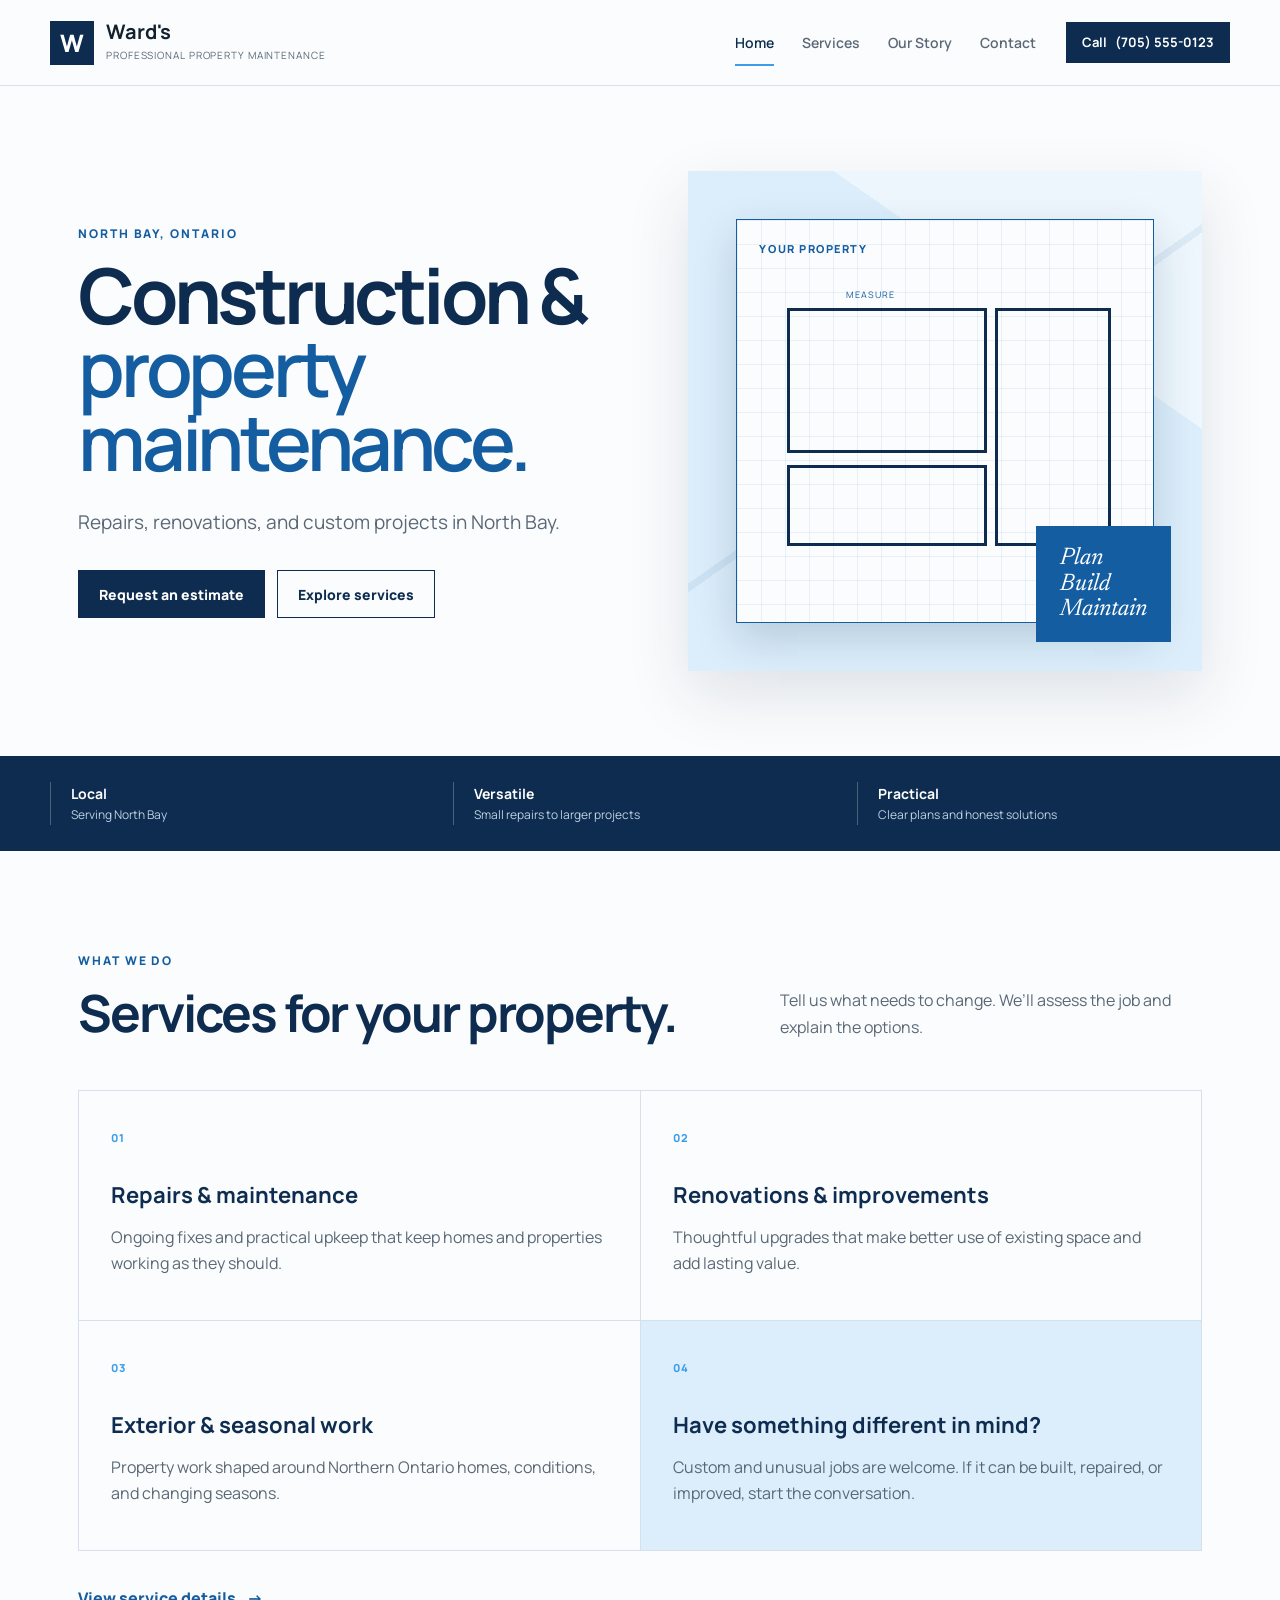
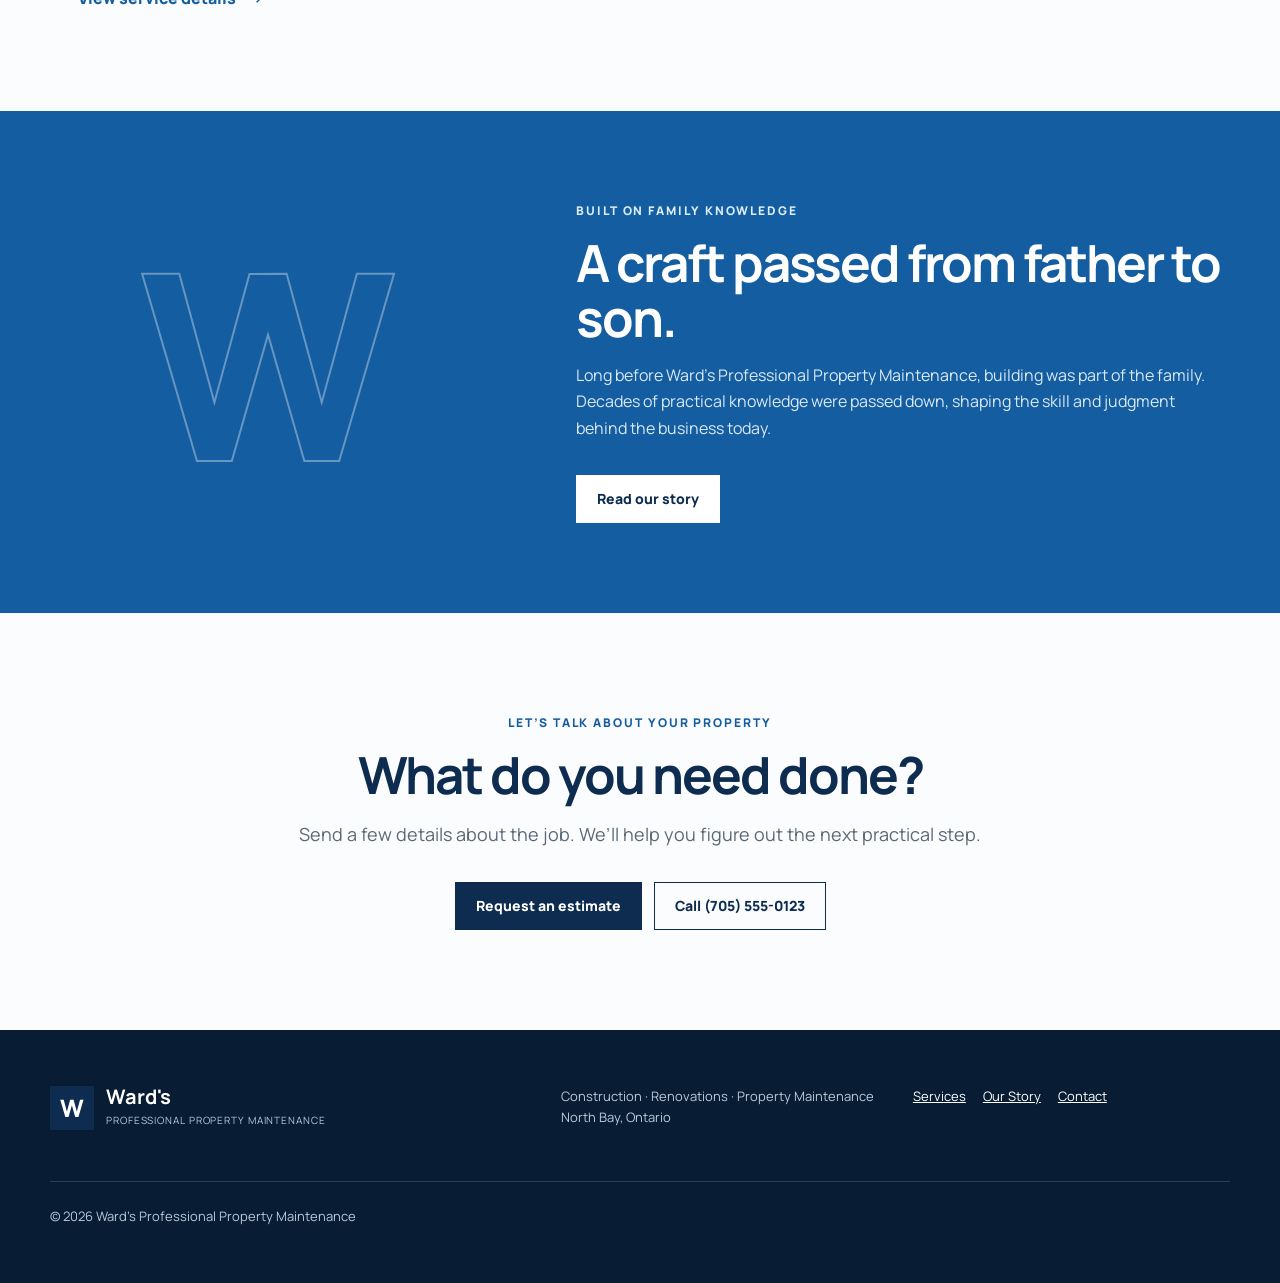
<file: index.html>
<!doctype html>
<html lang="en">
<head>
  <meta charset="utf-8">
  <meta name="viewport" content="width=device-width, initial-scale=1">
  <meta name="description" content="Ward's Professional Property Maintenance provides construction, renovation, and property maintenance services in North Bay, Ontario.">
  <meta name="theme-color" content="#123c68">
  <title>Ward's Professional Property Maintenance | North Bay</title>
  <link rel="icon" href="assets/favicon.svg" type="image/svg+xml">
  <link rel="stylesheet" href="assets/styles.css">
  <script defer src="assets/site.js"></script>
</head>
<body>
  <header class="site-header">
    <a class="brand" href="index.html" aria-label="Ward's Professional Property Maintenance home">
      <span class="brand-mark" aria-hidden="true">W</span>
      <span><strong>Ward's</strong><small>Professional Property Maintenance</small></span>
    </a>
    <button class="menu-button" type="button" aria-expanded="false" aria-controls="primary-nav">Menu</button>
    <nav id="primary-nav" class="primary-nav" aria-label="Primary navigation">
      <a class="active" href="index.html">Home</a>
      <a href="services.html">Services</a>
      <a href="about.html">Our Story</a>
      <a href="contact.html">Contact</a>
    </nav>
    <a class="header-call" href="tel:+17055550123">Call <span>(705) 555-0123</span></a>
  </header>

  <main>
    <section class="hero">
      <div class="hero-copy">
        <p class="eyebrow">North Bay, Ontario</p>
        <h1>Construction &amp;<br><em>property maintenance.</em></h1>
        <p class="lede">Repairs, renovations, and custom projects in North Bay.</p>
        <div class="hero-actions">
          <a class="button button-primary" href="contact.html">Request an estimate</a>
          <a class="button button-secondary" href="services.html">Explore services</a>
        </div>
      </div>
      <div class="hero-visual" aria-label="Architectural plan motif">
        <div class="plan-card">
          <span class="plan-label">Your property</span>
          <div class="plan-room room-a"></div>
          <div class="plan-room room-b"></div>
          <div class="plan-room room-c"></div>
          <div class="measure measure-one">measure</div>
          <div class="measure measure-two">improve</div>
          <div class="plan-stamp">Plan<br>Build<br>Maintain</div>
        </div>
      </div>
    </section>

    <section class="trust-strip" aria-label="Service highlights">
      <p><strong>Local</strong><span>Serving North Bay</span></p>
      <p><strong>Versatile</strong><span>Small repairs to larger projects</span></p>
      <p><strong>Practical</strong><span>Clear plans and honest solutions</span></p>
    </section>

    <section class="section service-preview">
      <div class="section-heading">
        <div><p class="eyebrow">What we do</p><h2>Services for your property.</h2></div>
        <p>Tell us what needs to change. We’ll assess the job and explain the options.</p>
      </div>
      <div class="service-grid">
        <article><span>01</span><h3>Repairs & maintenance</h3><p>Ongoing fixes and practical upkeep that keep homes and properties working as they should.</p></article>
        <article><span>02</span><h3>Renovations & improvements</h3><p>Thoughtful upgrades that make better use of existing space and add lasting value.</p></article>
        <article><span>03</span><h3>Exterior & seasonal work</h3><p>Property work shaped around Northern Ontario homes, conditions, and changing seasons.</p></article>
        <article class="accent-card"><span>04</span><h3>Have something different in mind?</h3><p>Custom and unusual jobs are welcome. If it can be built, repaired, or improved, start the conversation.</p></article>
      </div>
      <a class="text-link" href="services.html">View service details <span aria-hidden="true">→</span></a>
    </section>

    <section class="story-band">
      <div class="story-number">W</div>
      <div>
        <p class="eyebrow">Built on family knowledge</p>
        <h2>A craft passed from father to son.</h2>
        <p>Long before Ward's Professional Property Maintenance, building was part of the family. Decades of practical knowledge were passed down, shaping the skill and judgment behind the business today.</p>
        <a class="button button-light" href="about.html">Read our story</a>
      </div>
    </section>

    <section class="section final-cta">
      <p class="eyebrow">Let’s talk about your property</p>
      <h2>What do you need done?</h2>
      <p>Send a few details about the job. We’ll help you figure out the next practical step.</p>
      <div class="hero-actions centered">
        <a class="button button-primary" href="contact.html">Request an estimate</a>
        <a class="button button-secondary" href="tel:+17055550123">Call (705) 555-0123</a>
      </div>
    </section>
  </main>

  <footer class="site-footer">
    <div class="brand footer-brand"><span class="brand-mark" aria-hidden="true">W</span><span><strong>Ward's</strong><small>Professional Property Maintenance</small></span></div>
    <p>Construction · Renovations · Property Maintenance<br>North Bay, Ontario</p>
    <p><a href="services.html">Services</a> <a href="about.html">Our Story</a> <a href="contact.html">Contact</a></p>
    <p class="copyright">© <span data-year></span> Ward's Professional Property Maintenance</p>
  </footer>
</body>
</html>
</file>
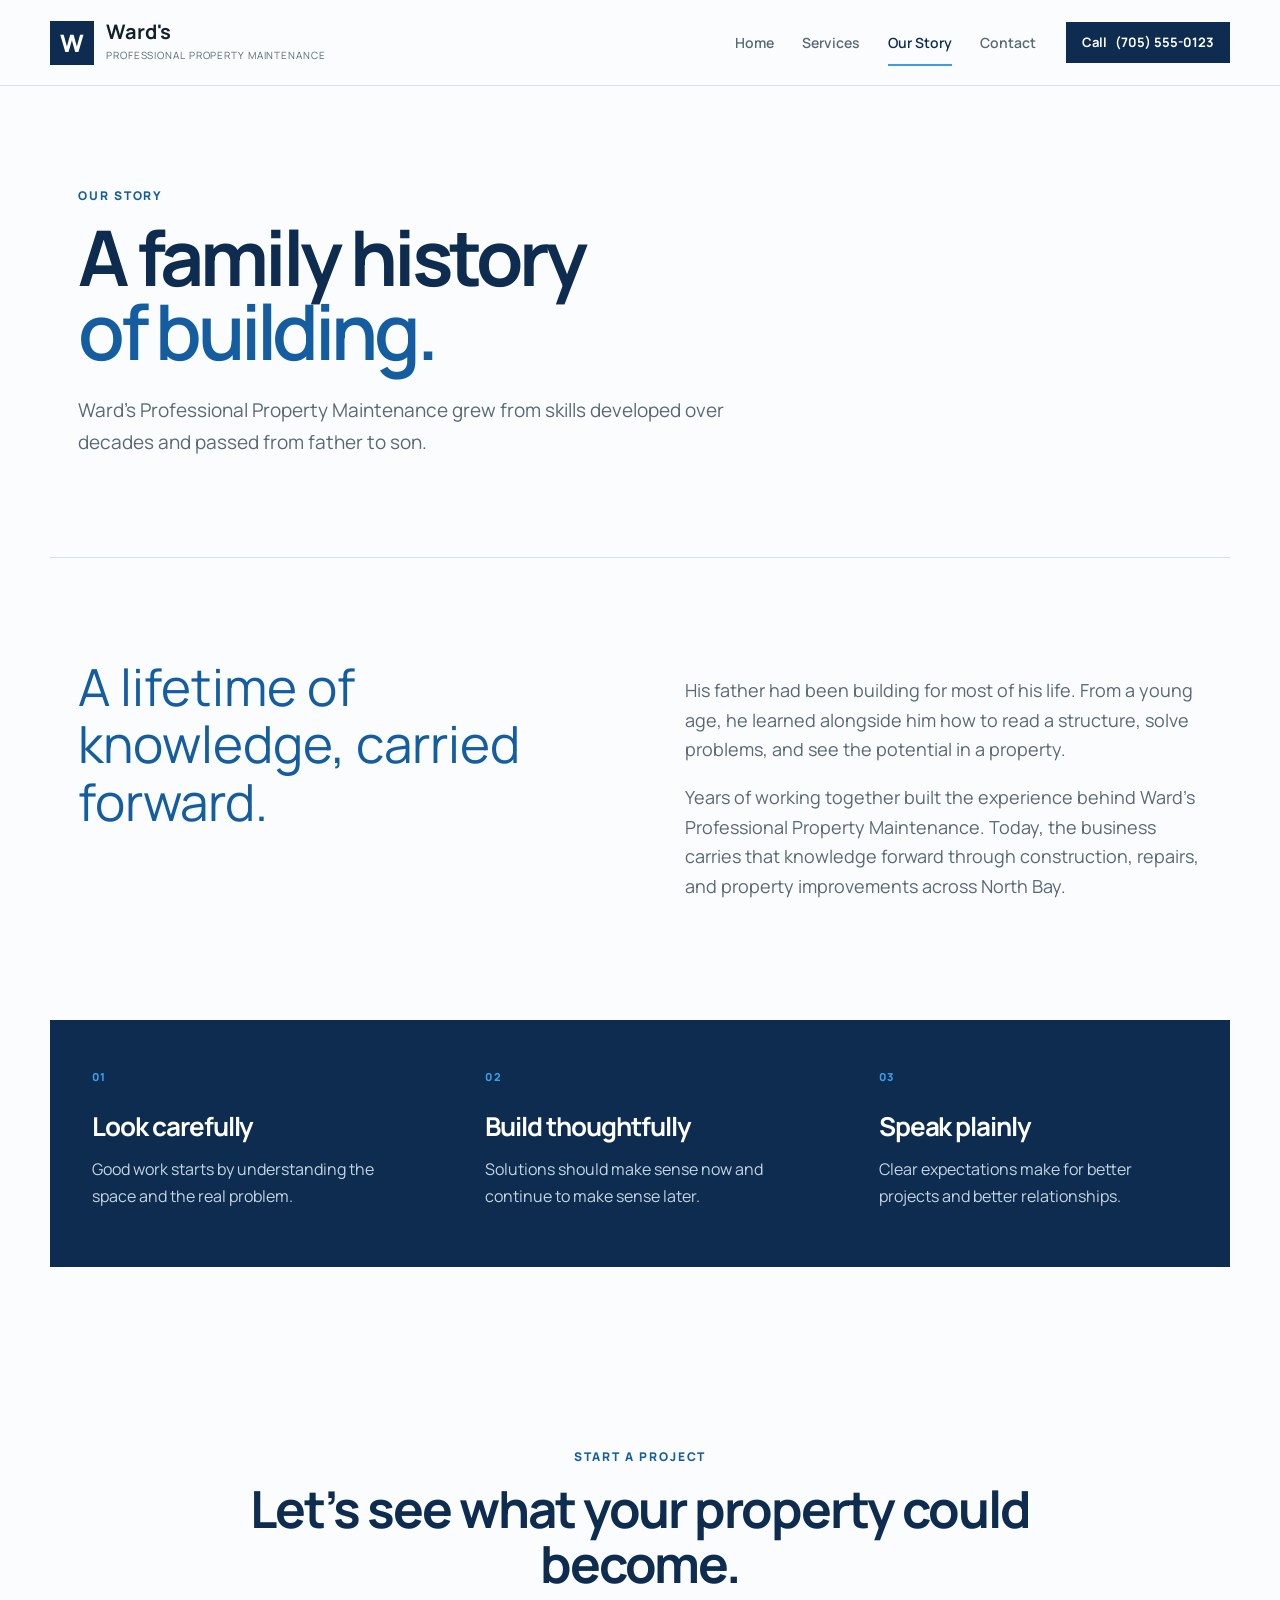
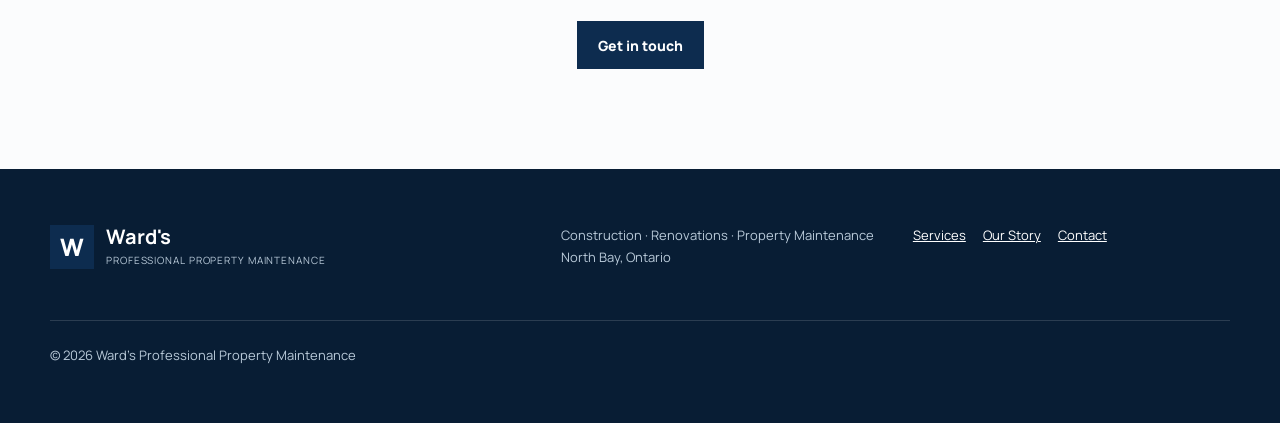
<file: about.html>
<!doctype html>
<html lang="en">
<head>
  <meta charset="utf-8"><meta name="viewport" content="width=device-width, initial-scale=1">
  <meta name="description" content="Meet the builder behind Ward's Professional Property Maintenance in North Bay, Ontario.">
  <meta name="theme-color" content="#123c68"><title>Our Story | Ward's Professional Property Maintenance</title>
  <link rel="icon" href="assets/favicon.svg" type="image/svg+xml"><link rel="stylesheet" href="assets/styles.css"><script defer src="assets/site.js"></script>
</head>
<body>
  <header class="site-header"><a class="brand" href="index.html"><span class="brand-mark">W</span><span><strong>Ward's</strong><small>Professional Property Maintenance</small></span></a><button class="menu-button" type="button" aria-expanded="false" aria-controls="primary-nav">Menu</button><nav id="primary-nav" class="primary-nav" aria-label="Primary navigation"><a href="index.html">Home</a><a href="services.html">Services</a><a class="active" href="about.html">Our Story</a><a href="contact.html">Contact</a></nav><a class="header-call" href="tel:+17055550123">Call <span>(705) 555-0123</span></a></header>
  <main>
    <header class="page-hero about-hero"><p class="eyebrow">Our story</p><h1>A family history<br><em>of building.</em></h1><p>Ward's Professional Property Maintenance grew from skills developed over decades and passed from father to son.</p></header>
    <section class="section editorial">
      <div class="big-quote">A lifetime of knowledge, carried forward.</div>
      <div class="story-copy"><p>His father had been building for most of his life. From a young age, he learned alongside him how to read a structure, solve problems, and see the potential in a property.</p><p>Years of working together built the experience behind Ward's Professional Property Maintenance. Today, the business carries that knowledge forward through construction, repairs, and property improvements across North Bay.</p></div>
    </section>
    <section class="values-band"><article><span>01</span><h2>Look carefully</h2><p>Good work starts by understanding the space and the real problem.</p></article><article><span>02</span><h2>Build thoughtfully</h2><p>Solutions should make sense now and continue to make sense later.</p></article><article><span>03</span><h2>Speak plainly</h2><p>Clear expectations make for better projects and better relationships.</p></article></section>
    <section class="section final-cta"><p class="eyebrow">Start a project</p><h2>Let’s see what your property could become.</h2><a class="button button-primary" href="contact.html">Get in touch</a></section>
  </main>
  <footer class="site-footer"><div class="brand footer-brand"><span class="brand-mark">W</span><span><strong>Ward's</strong><small>Professional Property Maintenance</small></span></div><p>Construction · Renovations · Property Maintenance<br>North Bay, Ontario</p><p><a href="services.html">Services</a> <a href="about.html">Our Story</a> <a href="contact.html">Contact</a></p><p class="copyright">© <span data-year></span> Ward's Professional Property Maintenance</p></footer>
</body></html>
</file>
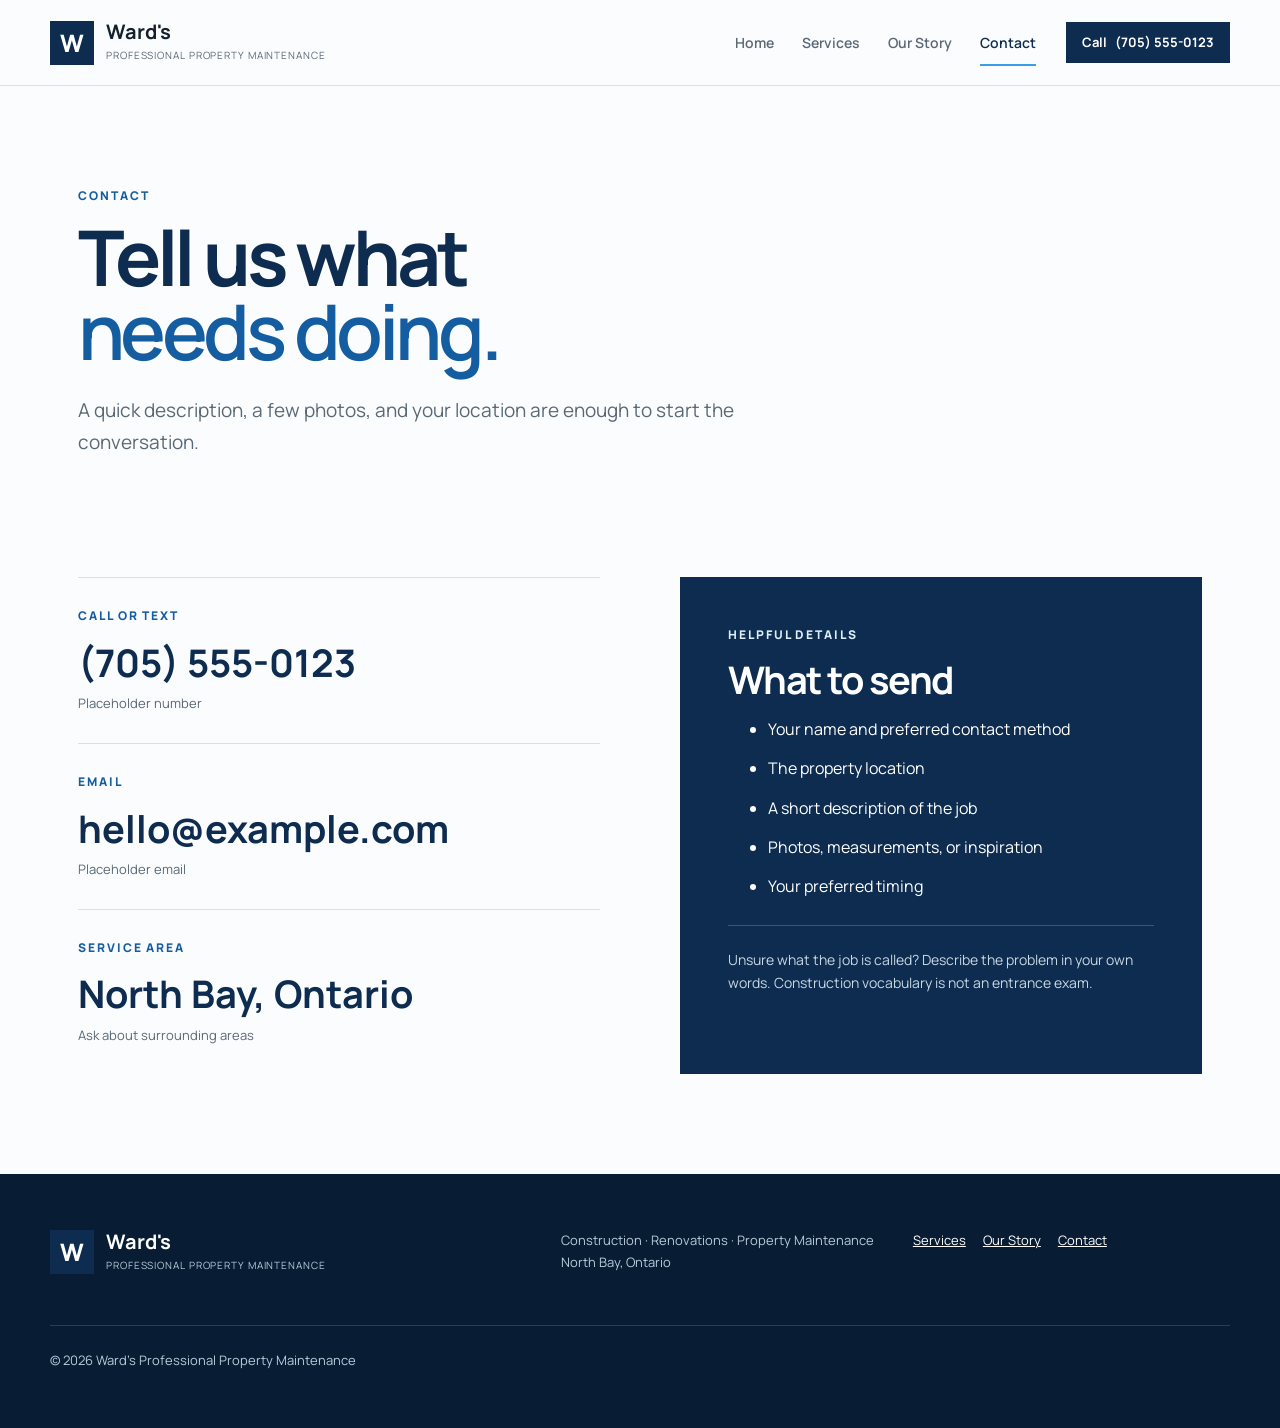
<file: contact.html>
<!doctype html>
<html lang="en">
<head>
  <meta charset="utf-8"><meta name="viewport" content="width=device-width, initial-scale=1">
  <meta name="description" content="Contact Ward's Professional Property Maintenance for construction and property work in North Bay, Ontario.">
  <meta name="theme-color" content="#123c68"><title>Contact | Ward's Professional Property Maintenance</title>
  <link rel="icon" href="assets/favicon.svg" type="image/svg+xml"><link rel="stylesheet" href="assets/styles.css"><script defer src="assets/site.js"></script>
</head>
<body>
  <header class="site-header"><a class="brand" href="index.html"><span class="brand-mark">W</span><span><strong>Ward's</strong><small>Professional Property Maintenance</small></span></a><button class="menu-button" type="button" aria-expanded="false" aria-controls="primary-nav">Menu</button><nav id="primary-nav" class="primary-nav" aria-label="Primary navigation"><a href="index.html">Home</a><a href="services.html">Services</a><a href="about.html">Our Story</a><a class="active" href="contact.html">Contact</a></nav><a class="header-call" href="tel:+17055550123">Call <span>(705) 555-0123</span></a></header>
  <main class="contact-page">
    <header class="page-hero"><p class="eyebrow">Contact</p><h1>Tell us what<br><em>needs doing.</em></h1><p>A quick description, a few photos, and your location are enough to start the conversation.</p></header>
    <section class="section contact-grid">
      <div class="contact-options">
        <article><p class="eyebrow">Call or text</p><a href="tel:+17055550123">(705) 555-0123</a><span>Placeholder number</span></article>
        <article><p class="eyebrow">Email</p><a href="mailto:hello@example.com">hello@example.com</a><span>Placeholder email</span></article>
        <article><p class="eyebrow">Service area</p><strong>North Bay, Ontario</strong><span>Ask about surrounding areas</span></article>
      </div>
      <aside class="project-checklist"><p class="eyebrow">Helpful details</p><h2>What to send</h2><ul><li>Your name and preferred contact method</li><li>The property location</li><li>A short description of the job</li><li>Photos, measurements, or inspiration</li><li>Your preferred timing</li></ul><p class="small-note">Unsure what the job is called? Describe the problem in your own words. Construction vocabulary is not an entrance exam.</p></aside>
    </section>
  </main>
  <footer class="site-footer"><div class="brand footer-brand"><span class="brand-mark">W</span><span><strong>Ward's</strong><small>Professional Property Maintenance</small></span></div><p>Construction · Renovations · Property Maintenance<br>North Bay, Ontario</p><p><a href="services.html">Services</a> <a href="about.html">Our Story</a> <a href="contact.html">Contact</a></p><p class="copyright">© <span data-year></span> Ward's Professional Property Maintenance</p></footer>
</body></html>
</file>
<file: assets/styles.css>
@import url('https://fonts.googleapis.com/css2?family=Manrope:wght@400;500;600;700;800&family=Newsreader:ital,opsz,wght@1,6..72,500&display=swap');

:root{--navy:#0d2c4f;--blue:#145da0;--bright:#3c9ee8;--sky:#dceefb;--ice:#f4f8fb;--paper:#fbfcfd;--ink:#13202d;--muted:#5a6876;--line:#d7e0e8;--white:#fff;--max:1180px;--shadow:0 24px 60px rgba(13,44,79,.12)}
*{box-sizing:border-box}html{scroll-behavior:smooth}body{margin:0;background:var(--paper);color:var(--ink);font-family:Manrope,system-ui,sans-serif;font-size:16px;line-height:1.65}a{color:inherit}button{font:inherit}.site-header{height:86px;display:grid;grid-template-columns:1fr auto auto;align-items:center;gap:30px;padding:0 max(28px,calc((100vw - var(--max))/2));background:rgba(251,252,253,.96);border-bottom:1px solid var(--line);position:relative;z-index:10}.brand{display:flex;align-items:center;gap:12px;text-decoration:none;width:max-content}.brand-mark{display:grid;place-items:center;width:44px;height:44px;background:var(--navy);color:var(--white);font-size:24px;font-weight:800;line-height:1}.brand strong,.brand small{display:block}.brand strong{font-size:20px;line-height:1.1}.brand small{font-size:10px;text-transform:uppercase;letter-spacing:.09em;color:var(--muted);margin-top:4px}.primary-nav{display:flex;gap:28px}.primary-nav a{text-decoration:none;font-weight:600;font-size:14px;color:var(--muted);position:relative}.primary-nav a:hover,.primary-nav a.active{color:var(--navy)}.primary-nav a.active:after{content:"";position:absolute;left:0;right:0;bottom:-12px;height:2px;background:var(--bright)}.header-call{background:var(--navy);color:white;text-decoration:none;padding:10px 16px;font-size:13px;font-weight:700}.header-call span{margin-left:5px}.menu-button{display:none;background:transparent;border:1px solid var(--line);padding:9px 14px;color:var(--navy);font-weight:700}.hero{max-width:var(--max);min-height:670px;margin:auto;display:grid;grid-template-columns:1.02fr .98fr;align-items:center;gap:76px;padding:76px 28px}.eyebrow{margin:0 0 14px;color:var(--blue);font-size:12px;font-weight:800;letter-spacing:.16em;text-transform:uppercase}.hero h1,.page-hero h1{font-size:clamp(56px,6vw,86px);line-height:.96;letter-spacing:-.055em;margin:0 0 28px;color:var(--navy)}h1 em,h2 em{font-family:Newsreader,Georgia,serif;font-weight:500;color:var(--blue)}.lede{font-size:19px;max-width:610px;color:var(--muted)}.hero-actions{display:flex;flex-wrap:wrap;gap:12px;margin-top:32px}.button{display:inline-flex;align-items:center;justify-content:center;min-height:48px;padding:11px 20px;border:1px solid var(--navy);text-decoration:none;font-size:14px;font-weight:800}.button-primary{background:var(--navy);color:var(--white)}.button-primary:hover{background:var(--blue)}.button-secondary{color:var(--navy);background:transparent}.button-secondary:hover{background:var(--sky)}.button-light{background:white;color:var(--navy);border-color:white;margin-top:18px}.hero-visual{position:relative;min-height:500px;background:var(--sky);box-shadow:var(--shadow);overflow:hidden}.hero-visual:before{content:"";position:absolute;inset:0;background:linear-gradient(145deg,transparent 0 48%,rgba(20,93,160,.08) 48% 49%,transparent 49%),linear-gradient(35deg,transparent 0 70%,rgba(255,255,255,.5) 70%)}.plan-card{position:absolute;inset:48px;background:var(--paper);border:1px solid var(--blue);box-shadow:0 16px 40px rgba(13,44,79,.18)}.plan-card:before{content:"";position:absolute;inset:0;background-image:linear-gradient(rgba(20,93,160,.08) 1px,transparent 1px),linear-gradient(90deg,rgba(20,93,160,.08) 1px,transparent 1px);background-size:24px 24px}.plan-label{position:absolute;top:20px;left:22px;font-size:11px;font-weight:800;color:var(--blue);text-transform:uppercase;letter-spacing:.14em}.plan-room{position:absolute;border:3px solid var(--navy)}.room-a{left:12%;top:22%;width:48%;height:36%}.room-b{right:10%;top:22%;width:28%;height:59%}.room-c{left:12%;bottom:19%;width:48%;height:20%}.measure{position:absolute;color:var(--blue);font-size:9px;letter-spacing:.12em;text-transform:uppercase}.measure-one{left:26%;top:17%}.measure-two{right:15%;bottom:13%}.plan-stamp{position:absolute;right:-18px;bottom:-20px;background:var(--blue);color:white;padding:20px 24px;font-family:Newsreader,Georgia,serif;font-style:italic;font-size:24px;line-height:1.05}.trust-strip{background:var(--navy);color:white;display:grid;grid-template-columns:repeat(3,1fr);padding:26px max(28px,calc((100vw - var(--max))/2));gap:30px}.trust-strip p{margin:0;display:flex;flex-direction:column;border-left:1px solid rgba(255,255,255,.25);padding-left:20px}.trust-strip strong{font-size:14px}.trust-strip span{font-size:12px;color:#bdd1e5}.section{max-width:var(--max);margin:auto;padding:100px 28px}.section-heading{display:grid;grid-template-columns:1.2fr .8fr;align-items:end;gap:70px;margin-bottom:50px}.section h2,.story-band h2,.values-band h2{font-size:clamp(34px,4vw,54px);line-height:1.08;letter-spacing:-.04em;color:var(--navy);margin:0}.section-heading>p{color:var(--muted);margin:0}.service-grid{display:grid;grid-template-columns:repeat(2,1fr);border-top:1px solid var(--line);border-left:1px solid var(--line)}.service-grid article{padding:32px;border-right:1px solid var(--line);border-bottom:1px solid var(--line);min-height:230px}.service-grid article>span,.values-band article>span{font-size:11px;font-weight:800;color:var(--bright);letter-spacing:.12em}.service-grid h3{font-size:22px;color:var(--navy);margin:28px 0 10px}.service-grid p{color:var(--muted);margin:0}.service-grid .accent-card{background:var(--sky)}.text-link{display:inline-block;margin-top:34px;color:var(--blue);font-weight:800;text-decoration:none}.text-link span{display:inline-block;margin-left:8px;transition:transform .2s}.text-link:hover span{transform:translateX(5px)}.story-band{background:var(--blue);color:white;display:grid;grid-template-columns:.8fr 1.2fr;gap:90px;align-items:center;padding:90px max(28px,calc((100vw - var(--max))/2))}.story-band .eyebrow{color:var(--sky)}.story-band h2{color:white}.story-band p:not(.eyebrow){color:#d9e9f7;max-width:650px}.story-number{font-size:260px;line-height:.8;font-weight:800;color:transparent;-webkit-text-stroke:2px rgba(255,255,255,.35);text-align:center}.final-cta{text-align:center;max-width:850px}.final-cta>p:not(.eyebrow){color:var(--muted);font-size:18px}.centered{justify-content:center}.site-footer{background:#081d34;color:#b9cad9;padding:56px max(28px,calc((100vw - var(--max))/2));display:grid;grid-template-columns:1.5fr 1fr 1fr;gap:35px;font-size:13px}.footer-brand strong{color:white}.footer-brand small{color:#b9cad9}.site-footer p{margin:0}.site-footer a{color:white;margin-right:14px}.copyright{grid-column:1/-1;border-top:1px solid rgba(255,255,255,.14);padding-top:24px;margin-top:16px!important}.page-hero{max-width:var(--max);margin:auto;padding:100px 28px 80px}.page-hero h1{font-size:clamp(52px,6vw,78px);max-width:900px}.page-hero>p:last-child{font-size:19px;color:var(--muted);max-width:700px}.service-list{padding-top:20px}.service-list>article{display:grid;grid-template-columns:150px 1fr;gap:30px;padding:55px 0;border-top:1px solid var(--line)}.service-list h2{font-size:34px}.service-list p{max-width:750px;color:var(--muted)}.service-index{font-family:Newsreader,serif;font-style:italic;color:var(--bright);font-size:34px}.service-list ul{columns:2;padding-left:20px;color:var(--navy)}.custom-service{background:var(--blue);color:white;padding:55px!important;margin-top:20px;border:0!important}.custom-service h2,.custom-service p{color:white}.custom-service .service-index{color:var(--sky)}.note-panel{background:var(--sky);margin-bottom:100px;padding:60px}.note-panel h2{font-size:38px}.note-panel p:last-child{max-width:750px;color:var(--muted)}.editorial{display:grid;grid-template-columns:1fr 1fr;gap:90px;border-top:1px solid var(--line)}.big-quote{font-family:Newsreader,Georgia,serif;font-style:italic;font-size:clamp(38px,4vw,54px);line-height:1.12;color:var(--blue)}.story-copy{font-size:18px;color:var(--muted)}.values-band{max-width:var(--max);margin:0 auto 80px;display:grid;grid-template-columns:repeat(3,1fr);background:var(--navy);color:white}.values-band article{padding:42px}.values-band h2{color:white;font-size:26px;margin:24px 0 10px}.values-band p{color:#c5d4e1}.contact-grid{display:grid;grid-template-columns:1fr 1fr;gap:80px;padding-top:20px}.contact-options article{padding:28px 0;border-top:1px solid var(--line)}.contact-options a,.contact-options strong{display:block;color:var(--navy);font-size:clamp(25px,3vw,38px);font-weight:700;text-decoration:none;line-height:1.2}.contact-options span{display:block;color:var(--muted);font-size:13px;margin-top:8px}.project-checklist{background:var(--navy);color:white;padding:48px}.project-checklist .eyebrow{color:var(--sky)}.project-checklist h2{color:white;font-size:38px}.project-checklist li{margin:13px 0}.small-note{border-top:1px solid rgba(255,255,255,.2);padding-top:22px;margin-top:25px;color:#c8d7e4;font-size:14px}
@media(max-width:820px){.site-header{height:74px;grid-template-columns:1fr auto;padding:0 18px}.brand small{max-width:200px}.menu-button{display:block}.header-call{display:none}.primary-nav{display:none;position:absolute;top:74px;left:0;right:0;background:var(--paper);padding:14px 20px 24px;box-shadow:0 16px 30px rgba(13,44,79,.15);flex-direction:column;gap:0}.primary-nav.open{display:flex}.primary-nav a{padding:12px 0;border-bottom:1px solid var(--line)}.primary-nav a.active:after{display:none}.hero{grid-template-columns:1fr;gap:45px;padding:58px 20px}.hero h1,.page-hero h1{font-size:clamp(47px,15vw,68px)}.hero-visual{min-height:390px}.plan-card{inset:32px}.trust-strip{grid-template-columns:1fr;gap:18px;padding:26px 20px}.section{padding:70px 20px}.section-heading,.story-band,.editorial,.contact-grid{grid-template-columns:1fr;gap:36px}.service-grid{grid-template-columns:1fr}.story-band{padding:65px 20px}.story-number{font-size:160px}.site-footer{grid-template-columns:1fr;padding:48px 20px}.copyright{grid-column:auto}.page-hero{padding:70px 20px 50px}.service-list>article{grid-template-columns:1fr;gap:8px;padding:42px 0}.service-list ul{columns:1}.custom-service{padding:35px!important}.note-panel{margin:0 20px 70px;padding:35px}.values-band{grid-template-columns:1fr;margin:0 20px 50px}.values-band article{padding:32px;border-bottom:1px solid rgba(255,255,255,.14)}.contact-grid{padding-top:0}.project-checklist{padding:34px}.about-hero br{display:none}}
@media(prefers-reduced-motion:reduce){html{scroll-behavior:auto}*{transition:none!important}}

/* Readability and service-page refinements */
h1 em,
h2 em {
  color: var(--blue);
  font-family: Manrope, system-ui, sans-serif;
  font-style: normal;
  font-weight: 600;
}

.big-quote,
.service-index {
  font-family: Manrope, system-ui, sans-serif;
  font-style: normal;
}

.final-cta > .button {
  margin-top: 30px;
}

.service-photo {
  position: relative;
  max-width: var(--max);
  height: clamp(280px, 42vw, 500px);
  margin: 0 auto 70px;
  overflow: hidden;
  background: var(--sky);
}

.service-photo img {
  width: 100%;
  height: 100%;
  display: block;
  object-fit: cover;
}

.service-photo figcaption {
  position: absolute;
  left: 24px;
  bottom: 24px;
  padding: 10px 14px;
  background: rgba(13, 44, 79, .92);
  color: var(--white);
  font-size: 13px;
  font-weight: 700;
}

.service-list > article:not(.custom-service) {
  margin-bottom: 18px;
  padding: 42px;
  border: 1px solid var(--line);
  background: var(--white);
  box-shadow: 0 12px 35px rgba(13, 44, 79, .06);
}

.service-list > article:nth-child(even):not(.custom-service) {
  background: var(--ice);
}

@media (max-width: 820px) {
  .service-photo {
    margin: 0 20px 45px;
  }

  .service-list > article:not(.custom-service) {
    padding: 28px;
  }
}
</file>
